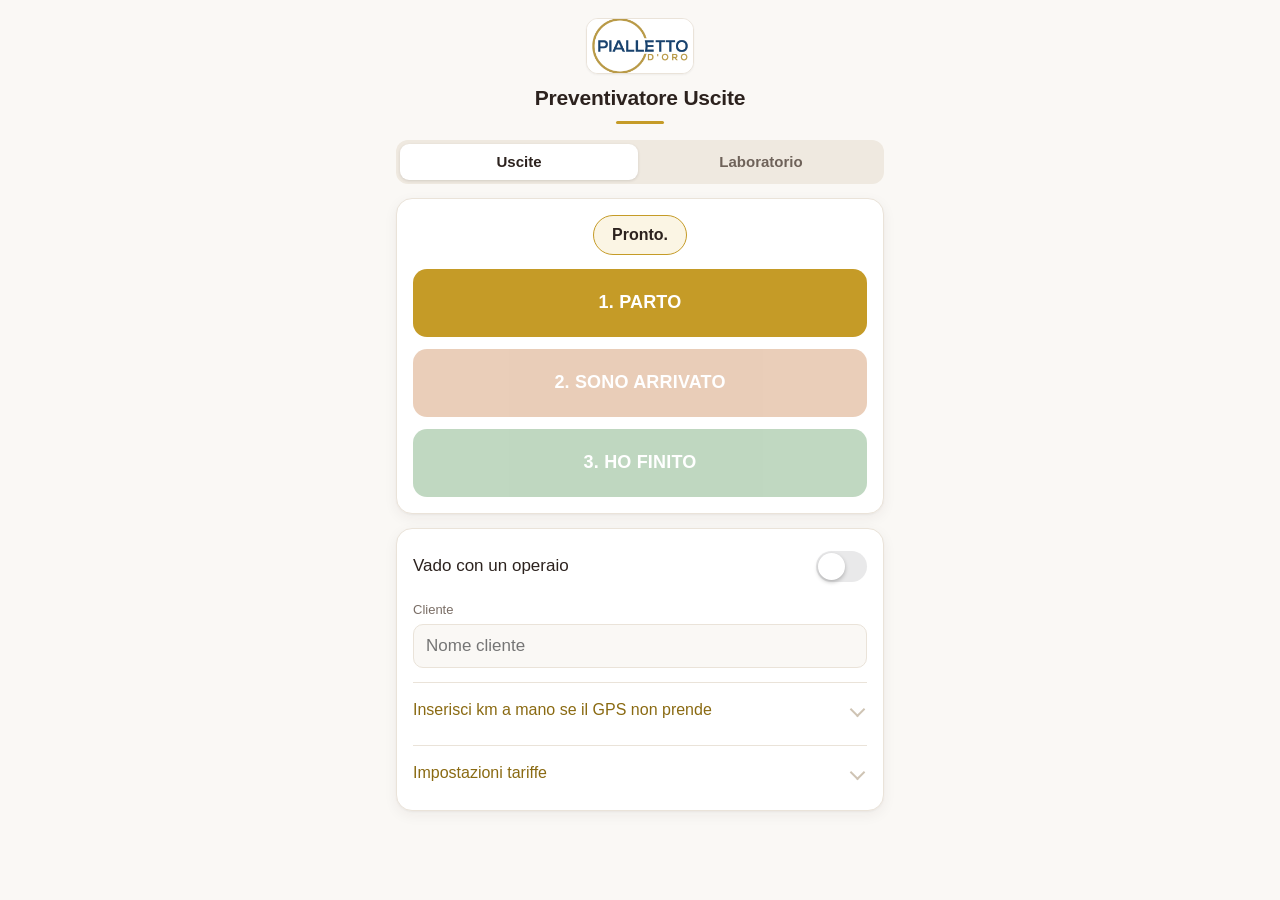
<file: index.html>
<!DOCTYPE html>
<html lang="it">
<head>
<meta charset="UTF-8">
<meta name="viewport" content="width=device-width, initial-scale=1, viewport-fit=cover">
<meta name="apple-mobile-web-app-capable" content="yes">
<meta name="mobile-web-app-capable" content="yes">
<meta name="apple-mobile-web-app-status-bar-style" content="black-translucent">
<meta name="apple-mobile-web-app-title" content="Pialletto d'Oro">
<meta name="theme-color" content="#FAF8F5">
<link rel="apple-touch-icon" href="./logo.png">
<link rel="manifest" href="./manifest.json">
<title>Preventivatore Uscite</title>
<link rel="stylesheet" href="./stile.css">
</head>
<body>

<header>
  <div class="logo"><img src="./logo.png" alt="Pialletto d'Oro" onerror="this.parentNode.hidden=true;this.parentNode.nextElementSibling.hidden=false"></div>
  <div class="marca" hidden>Pialletto d'Oro</div>
  <h1>Preventivatore Uscite</h1>
</header>

<nav class="nav" aria-label="Sezioni">
  <a href="./index.html" class="on" aria-current="page">Uscite</a>
  <a href="./laboratorio.html">Laboratorio</a>
</nav>

<section>
  <div id="stato">Pronto.</div>
  <button id="bParti">1. PARTO</button>
  <button class="b2" id="bArrivo" disabled>2. SONO ARRIVATO</button>
  <button class="b3" id="bFine" disabled>3. HO FINITO</button>
  <div class="note" id="live"></div>
</section>

<section>
  <div class="chk"><input type="checkbox" id="conOp"><label for="conOp">Vado con un operaio</label></div>
  <div class="passo" id="opRow" hidden>
    <span>Numero operai</span>
    <button type="button" class="step" id="bOpMeno" aria-label="Un operaio in meno">−</button>
    <span class="num" id="nOp">1</span>
    <button type="button" class="step" id="bOpPiu" aria-label="Un operaio in più">+</button>
  </div>
  <label for="cliente">Cliente</label>
  <input type="text" id="cliente" placeholder="Nome cliente">

  <details>
    <summary>Inserisci km a mano se il GPS non prende</summary>
    <label for="kmMan">Km di sola andata (solo se il GPS non funziona)</label>
    <input type="number" id="kmMan" step="0.1" placeholder="es. 12" inputmode="decimal">
  </details>

  <details>
    <summary>Impostazioni tariffe</summary>
    <div class="row">
      <div><label for="tKm">€ al km</label><input type="number" id="tKm" value="1" step="0.1" inputmode="decimal"></div>
      <div><label for="tOra">€/ora tu</label><input type="number" id="tOra" value="40" inputmode="decimal"></div>
      <div><label for="tOp">€/ora operaio</label><input type="number" id="tOp" value="30" inputmode="decimal"></div>
    </div>
  </details>
</section>

<section id="ivaBox" hidden>
  <div class="chk"><input type="checkbox" id="conIva"><label for="conIva">Aggiungi IVA (22%)</label></div>
</section>

<section id="res" hidden>
  <div class="note" style="margin:0">Da chiedere al cliente</div>
  <div class="tot"><span id="tot">0 €</span> <span class="suf" id="totSuf"></span></div>
  <div id="totSub"></div>
  <table id="dett"></table>
</section>

<section id="invia" hidden>
  <h2>Invia al cliente</h2>
  <input type="tel" id="tel" inputmode="tel" autocomplete="off" placeholder="Cellulare cliente (es. 333 1234567)" aria-label="Cellulare cliente">
  <button class="wa" id="bWa"><svg viewBox="0 0 24 24" fill="none" stroke="currentColor" stroke-width="2" stroke-linecap="round" stroke-linejoin="round" aria-hidden="true"><path d="M21 11.5a8.5 8.5 0 0 1-12.6 7.4L3 20.5l1.7-5.1A8.5 8.5 0 1 1 21 11.5z"/><path d="M9 8.5c0 3.5 3 6.500 6.500 6.500l1-1.800-2-1-1 .8c-1-.5-1.800-1.300-2.300-2.300l.8-1-1-2z" stroke-width="1.4"/></svg>Invia riepilogo su WhatsApp</button>
</section>

<button class="ghost" id="bNuovo" hidden>Nuovo intervento</button>

<script>
const $ = id => document.getElementById(id);

// barra Uscite / Laboratorio: resta dentro la Web App a schermo intero
document.querySelectorAll('.nav a').forEach(a => {
  a.onclick = e => { e.preventDefault(); window.location.href = a.href; };
});

let S = { fase: 0 };
try { S = JSON.parse(localStorage.getItem('prev') || 'null') || { fase: 0 }; } catch (e) {}
function salva() { try { localStorage.setItem('prev', JSON.stringify(S)); } catch (e) {} }

function dist(a, b) {
  const R = 6371, r = x => x * Math.PI / 180;
  const dl = r(b.lat - a.lat), dn = r(b.lon - a.lon);
  const h = Math.sin(dl / 2) ** 2 + Math.cos(r(a.lat)) * Math.cos(r(b.lat)) * Math.sin(dn / 2) ** 2;
  return 2 * R * Math.asin(Math.sqrt(h));
}

function pos() {
  return new Promise(ok => {
    if (!navigator.geolocation) { ok(null); return; }
    try {
      navigator.geolocation.getCurrentPosition(
        p => ok({ lat: p.coords.latitude, lon: p.coords.longitude }),
        () => ok(null),
        { enableHighAccuracy: true, timeout: 15000 }
      );
    } catch (e) { ok(null); }
  });
}

const fmt = ms => { const m = Math.round(ms / 60000); return Math.floor(m / 60) + ' h ' + (m % 60) + ' min'; };
const eur = n => n.toFixed(2).replace('.', ',') + ' €';

function ui() {
  $('bParti').disabled = S.fase !== 0;
  $('bArrivo').disabled = S.fase !== 1;
  $('bFine').disabled = S.fase !== 2;
  $('stato').textContent = ['Pronto.', 'In viaggio...', 'Al lavoro...', 'Finito.'][S.fase];
  if (S.fase === 3) mostra();
}

$('bParti').onclick = async () => {
  $('stato').textContent = 'Rilevo posizione...';
  S.p0 = await pos();
  S.t0 = Date.now();
  S.fase = 1;
  salva(); ui();
  $('live').textContent = S.p0 ? 'Posizione di partenza rilevata.' : 'GPS non disponibile: scrivi i km di sola andata.';
};

$('bArrivo').onclick = async () => {
  $('stato').textContent = 'Rilevo posizione...';
  S.p1 = await pos();
  S.t1 = Date.now();
  S.fase = 2;
  salva(); ui();
  $('live').textContent = S.p1 ? 'Posizione di arrivo rilevata.' : 'GPS non disponibile: scrivi i km di sola andata.';
};

$('bFine').onclick = () => {
  S.t2 = Date.now();
  S.fase = 3;
  S.tKm = +$('tKm').value;
  S.tOra = +$('tOra').value;
  S.tOp = +$('tOp').value;
  S.conOp = $('conOp').checked;
  S.nOp = nOp;
  S.cliente = $('cliente').value;
  S.kmMan = parseFloat($('kmMan').value);
  S.iva = $('conIva').checked;
  salva(); ui();
};

// "Nuovo intervento" con conferma: il primo tocco chiede conferma, il secondo (entro 4 secondi) azzera
let confT = 0;
function confFine() { confT = 0; $('bNuovo').textContent = 'Nuovo intervento'; $('bNuovo').classList.remove('conf'); }
$('bNuovo').onclick = () => {
  if (!confT) {
    $('bNuovo').textContent = 'Tocca di nuovo per azzerare';
    $('bNuovo').classList.add('conf');
    confT = setTimeout(confFine, 4000);
    return;
  }
  clearTimeout(confT);
  confFine();
  S = { fase: 0 };
  salva();
  $('res').hidden = true;
  $('ivaBox').hidden = true;
  $('invia').hidden = true;
  $('bNuovo').hidden = true;
  $('tel').value = '';
  $('cliente').value = '';
  $('live').textContent = '';
  $('kmMan').value = '';
  $('conOp').checked = false;
  nOp = 1;
  opUi();
  ui();
};

// numero operai: tasti + e - (da 1 a 9), visibili solo con "Vado con un operaio"
let nOp = S.nOp || 1;
function opUi() {
  $('opRow').hidden = !$('conOp').checked;
  $('nOp').textContent = nOp;
  $('bOpMeno').disabled = nOp <= 1;
  $('bOpPiu').disabled = nOp >= 9;
}
$('conOp').onchange = opUi;
$('bOpMeno').onclick = () => { if (nOp > 1) nOp--; opUi(); };
$('bOpPiu').onclick = () => { if (nOp < 9) nOp++; opUi(); };

// IVA: ricalcola il totale mostrato
$('conIva').onchange = () => {
  if (S.fase === 3) { S.iva = $('conIva').checked; salva(); mostra(); }
};

// telefono cliente: resta salvato finche' non premi "Nuovo intervento"
$('tel').oninput = () => { S.tel = $('tel').value; salva(); };

// numero per WhatsApp: solo cifre, prefisso 39 se e' un numero italiano di 9-10 cifre
function numWa(v) {
  let n = (v || '').replace(/\D/g, '');
  if (n.startsWith('00')) n = n.slice(2);
  if (n.length >= 9 && n.length <= 10) n = '39' + n;
  return n;
}

let R = null; // dati dell'ultimo riepilogo mostrato

$('bWa').onclick = () => {
  if (!R) return;
  const importo = R.iva ? eur(R.netto + R.ivaE) + ' (IVA 22% inclusa)' : eur(R.netto) + ' + IVA';
  const righe = [
    "*Pialletto d'Oro - Riepilogo Intervento*",
    '',
    'Data: ' + new Date().toLocaleDateString('it-IT', { day: '2-digit', month: '2-digit', year: 'numeric' }),
    'Importo totale: *' + importo + '*',
    '',
    'Grazie per averci scelto.'
  ];
  const n = numWa($('tel').value);
  location.href = 'https://wa.me/' + n + '?text=' + encodeURIComponent(righe.join('\n'));
};

function mostra() {
  let kmUno = 0, fonte = 'mancanti';
  if (S.kmMan > 0) { kmUno = S.kmMan; fonte = 'inseriti da te'; }
  else if (S.p0 && S.p1) { kmUno = dist(S.p0, S.p1) * 1.25; fonte = 'stimati dal GPS'; }

  const km = kmUno * 2;                                   // andata e ritorno
  const ore = (S.t2 - S.t1) / 3600000;                    // tempo al lavoro
  const oreC = Math.max(0.25, Math.ceil(ore * 4) / 4);    // arrotondato al quarto d'ora
  const cKm = km * S.tKm;
  const cL = oreC * S.tOra;
  const quanti = S.conOp ? (S.nOp || 1) : 0;              // numero operai
  const cO = oreC * S.tOp * quanti;

  const netto = cKm + cL + cO;
  const iva = !!S.iva;
  const ivaE = netto * 0.22;
  $('conIva').checked = iva;
  $('tot').textContent = eur(iva ? netto + ivaE : netto);
  $('totSuf').textContent = iva ? 'IVA inclusa' : '+ IVA';
  $('totSub').textContent = iva ? 'Imponibile ' + eur(netto) + ' + IVA 22% ' + eur(ivaE) : '';
  R = { netto, iva, ivaE };

  const t = $('dett');
  t.innerHTML = '';
  const riga = (a, b) => {
    const tr = document.createElement('tr');
    const td1 = document.createElement('td');
    const td2 = document.createElement('td');
    td1.textContent = a; td2.textContent = b;
    tr.appendChild(td1); tr.appendChild(td2);
    t.appendChild(tr);
  };
  if (S.cliente) riga('Cliente', S.cliente);
  riga('Km andata+ritorno (' + fonte + ')', km.toFixed(1) + ' km · ' + eur(cKm));
  riga('Tempo al lavoro', fmt(S.t2 - S.t1) + ' (conteggiate ' + oreC.toFixed(2) + ' h)');
  riga('Manodopera tua', eur(cL));
  if (S.conOp) riga(quanti > 1 ? 'Operai (' + quanti + ')' : 'Operaio', eur(cO));
  $('res').hidden = false;
  $('ivaBox').hidden = false;
  $('invia').hidden = false;
  $('bNuovo').hidden = false;
  $('ivaBox').scrollIntoView();
}

// tariffe: salvate a parte, restano anche dopo "Nuovo intervento" e alla riapertura
let T = {};
try { T = JSON.parse(localStorage.getItem('tarUscite') || 'null') || {}; } catch (e) {}
$('tKm').value = T.tKm || S.tKm || 1;
$('tOra').value = T.tOra || S.tOra || 40;
$('tOp').value = T.tOp || S.tOp || 30;
['tKm', 'tOra', 'tOp'].forEach(id => {
  $(id).oninput = () => {
    T[id] = +$(id).value;
    try { localStorage.setItem('tarUscite', JSON.stringify(T)); } catch (e) {}
  };
});
$('conOp').checked = !!S.conOp;
opUi();
$('cliente').value = S.cliente || '';
if (S.kmMan > 0) $('kmMan').value = S.kmMan;
$('conIva').checked = !!S.iva;
$('tel').value = S.tel || '';
ui();
</script>
<script>
// salva anche quando l'app va in secondo piano o viene chiusa
addEventListener('pagehide', () => { try { salva(); } catch (e) {} });
document.addEventListener('visibilitychange', () => { if (document.hidden) { try { salva(); } catch (e) {} } });
// copia delle pagine sul telefono (apertura senza rete) e memoria da non cancellare
if ('serviceWorker' in navigator) navigator.serviceWorker.register('./sw.js').catch(() => {});
if (navigator.storage && navigator.storage.persist) navigator.storage.persist().catch(() => {});
</script>
</body>
</html>
</file>
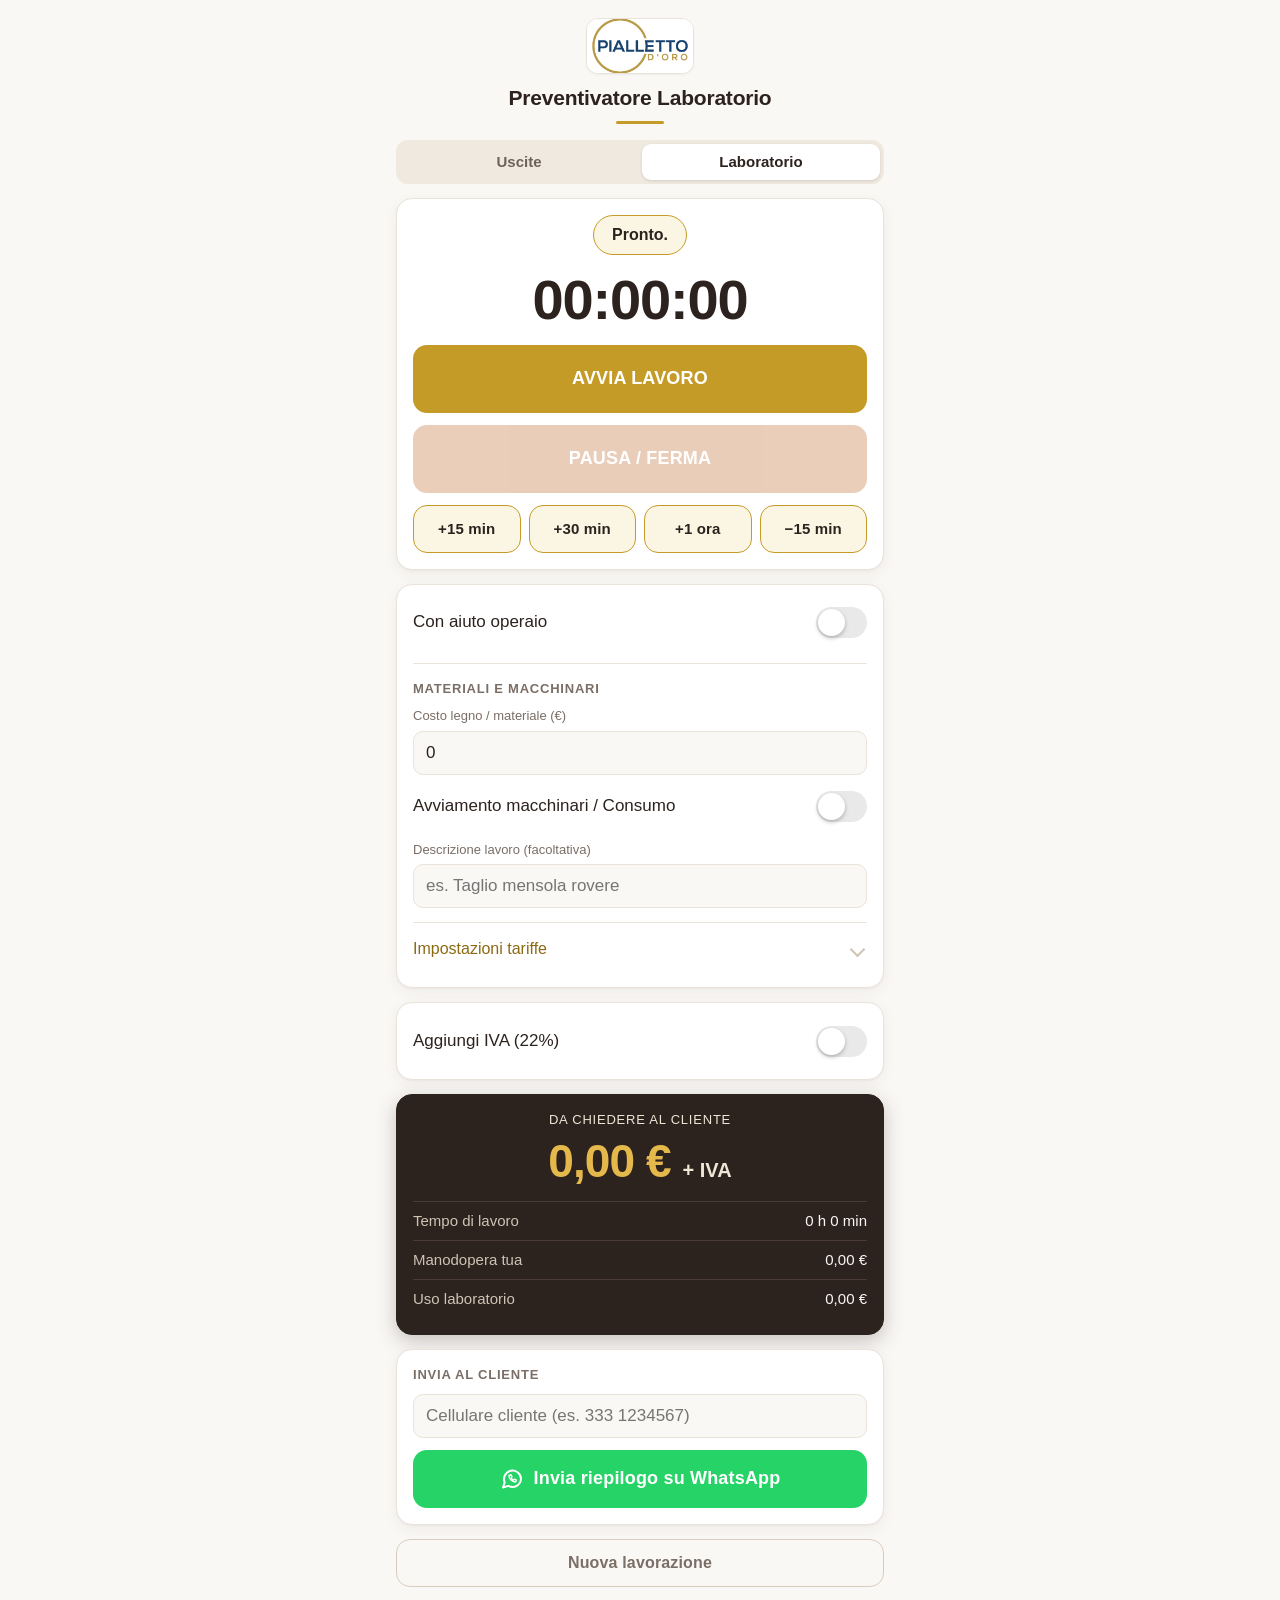
<file: laboratorio.html>
<!DOCTYPE html>
<html lang="it">
<head>
<meta charset="UTF-8">
<meta name="viewport" content="width=device-width, initial-scale=1, viewport-fit=cover">
<meta name="apple-mobile-web-app-capable" content="yes">
<meta name="mobile-web-app-capable" content="yes">
<meta name="apple-mobile-web-app-status-bar-style" content="black-translucent">
<meta name="apple-mobile-web-app-title" content="Pialletto d'Oro">
<meta name="theme-color" content="#FAF8F5">
<link rel="apple-touch-icon" href="./logo.png">
<link rel="manifest" href="./manifest.json">
<title>Preventivatore Laboratorio</title>
<link rel="stylesheet" href="./stile.css">
</head>
<body>

<header>
  <div class="logo"><img src="./logo.png" alt="Pialletto d'Oro" onerror="this.parentNode.hidden=true;this.parentNode.nextElementSibling.hidden=false"></div>
  <div class="marca" hidden>Pialletto d'Oro</div>
  <h1>Preventivatore Laboratorio</h1>
</header>

<nav class="nav" aria-label="Sezioni">
  <a href="./index.html">Uscite</a>
  <a href="./laboratorio.html" class="on" aria-current="page">Laboratorio</a>
</nav>

<section>
  <div id="stato">Pronto.</div>
  <div class="crono" id="crono">00:00:00</div>
  <button id="bAvvia">AVVIA LAVORO</button>
  <button class="b2" id="bPausa" disabled>PAUSA / FERMA</button>
  <div class="rapidi">
    <button type="button" data-min="15">+15 min</button>
    <button type="button" data-min="30">+30 min</button>
    <button type="button" data-min="60">+1 ora</button>
    <button type="button" data-min="-15">−15 min</button>
  </div>
</section>

<section>
  <div class="chk"><input type="checkbox" id="conOp"><label for="conOp">Con aiuto operaio</label></div>

  <h2>Materiali e macchinari</h2>
  <label for="mat" style="margin-top:0">Costo legno / materiale (€)</label>
  <input type="number" id="mat" value="0" min="0" step="0.01" inputmode="decimal">
  <div class="chk" style="margin-top:10px"><input type="checkbox" id="mac"><label for="mac">Avviamento macchinari / Consumo</label></div>

  <label for="desc">Descrizione lavoro (facoltativa)</label>
  <input type="text" id="desc" placeholder="es. Taglio mensola rovere">

  <details>
    <summary>Impostazioni tariffe</summary>
    <div class="row due">
      <div><label for="tOra">€/ora tuo lavoro</label><input type="number" id="tOra" value="40" min="0" inputmode="decimal"></div>
      <div><label for="tOp">€/ora operaio</label><input type="number" id="tOp" value="30" min="0" inputmode="decimal"></div>
      <div><label for="tLab">€/ora uso laboratorio</label><input type="number" id="tLab" value="15" min="0" inputmode="decimal"></div>
      <div><label for="tForf">Forfait avviamento macchinari €</label><input type="number" id="tForf" value="10" min="0" inputmode="decimal"></div>
      <div><label for="tMin">Minimo intervento €</label><input type="number" id="tMin" value="15" min="0" inputmode="decimal"></div>
    </div>
  </details>
</section>

<section id="ivaBox">
  <div class="chk"><input type="checkbox" id="conIva"><label for="conIva">Aggiungi IVA (22%)</label></div>
</section>

<section id="res">
  <div class="note" style="margin:0">Da chiedere al cliente</div>
  <div class="tot"><span id="tot">0,00 €</span> <span class="suf" id="totSuf">+ IVA</span></div>
  <div id="totSub"></div>
  <table id="dett"></table>
</section>

<section id="invia">
  <h2>Invia al cliente</h2>
  <input type="tel" id="tel" inputmode="tel" autocomplete="off" placeholder="Cellulare cliente (es. 333 1234567)" aria-label="Cellulare cliente">
  <button class="wa" id="bWa"><svg viewBox="0 0 24 24" fill="none" stroke="currentColor" stroke-width="2" stroke-linecap="round" stroke-linejoin="round" aria-hidden="true"><path d="M21 11.5a8.5 8.5 0 0 1-12.6 7.4L3 20.5l1.7-5.1A8.5 8.5 0 1 1 21 11.5z"/><path d="M9 8.5c0 3.5 3 6.500 6.500 6.500l1-1.800-2-1-1 .8c-1-.5-1.800-1.300-2.300-2.300l.8-1-1-2z" stroke-width="1.4"/></svg>Invia riepilogo su WhatsApp</button>
</section>

<button class="ghost" id="bNuovo">Nuova lavorazione</button>

<script>
const $ = id => document.getElementById(id);

// barra Uscite / Laboratorio: resta dentro la Web App a schermo intero
document.querySelectorAll('.nav a').forEach(a => {
  a.onclick = e => { e.preventDefault(); window.location.href = a.href; };
});

// ---- tariffe (salvate a parte: restano tra una lavorazione e l'altra) ----
const DEF = { tOra: 40, tOp: 30, tLab: 15, tForf: 10, tMin: 15 };
let T = Object.assign({}, DEF);
try { T = Object.assign(T, JSON.parse(localStorage.getItem('tarLab') || 'null') || {}); } catch (e) {}
Object.keys(DEF).forEach(id => {
  $(id).value = T[id];
  $(id).oninput = () => {
    const v = parseFloat($(id).value);
    T[id] = isNaN(v) || v < 0 ? DEF[id] : v;
    try { localStorage.setItem('tarLab', JSON.stringify(T)); } catch (e) {}
    mostra();
  };
});

// ---- lavorazione in corso ----
const VUOTA = () => ({ ms: 0, start: null, conOp: false, mat: '0', mac: false, desc: '', tel: '', iva: false });
let L = VUOTA();
try { L = Object.assign(L, JSON.parse(localStorage.getItem('lab') || 'null') || {}); } catch (e) {}
function salva() { try { localStorage.setItem('lab', JSON.stringify(L)); } catch (e) {} }

const eur = n => n.toFixed(2).replace('.', ',') + ' €';
const due = n => String(n).padStart(2, '0');
const trascorso = () => L.ms + (L.start ? Date.now() - L.start : 0);   // millisecondi di lavoro
const orologio = ms => { const s = Math.floor(ms / 1000); return due(Math.floor(s / 3600)) + ':' + due(Math.floor(s / 60) % 60) + ':' + due(s % 60); };
const fmt = ms => { const m = Math.round(ms / 60000); return Math.floor(m / 60) + ' h ' + (m % 60) + ' min'; };

// ---- calcolo ----
function calcola() {
  const ms = trascorso();
  const ore = ms / 3600000;                       // tempo effettivo, senza arrotondamenti
  const cL = ore * T.tOra;                        // manodopera tua
  const cO = L.conOp ? ore * T.tOp : 0;           // operaio
  const cM = L.mac ? T.tForf : 0;                 // forfait avviamento macchinari
  const cLab = ore * T.tLab;                      // uso laboratorio (affitto, corrente, affilatura, usura)
  let lavoro = cL + cO + cLab + cM;
  const minimo = lavoro > 0 && lavoro < T.tMin;   // soglia minima sul lavoro (materiale escluso)
  if (minimo) lavoro = T.tMin;
  const mat = Math.max(0, parseFloat(L.mat) || 0);
  const netto = lavoro + mat;
  return { ms, cL, cO, cLab, cM, minimo, mat, netto, ivaE: netto * 0.22 };
}

let R = calcola();

function mostra() {
  R = calcola();
  $('crono').textContent = orologio(R.ms);
  $('stato').textContent = L.start ? 'Lavoro in corso...' : (R.ms > 0 ? 'In pausa.' : 'Pronto.');
  $('bAvvia').disabled = !!L.start;
  $('bPausa').disabled = !L.start;

  $('tot').textContent = eur(L.iva ? R.netto + R.ivaE : R.netto);
  $('totSuf').textContent = L.iva ? 'IVA inclusa' : '+ IVA';
  $('totSub').textContent = L.iva ? 'Imponibile ' + eur(R.netto) + ' + IVA 22% ' + eur(R.ivaE) : '';

  const t = $('dett');
  t.innerHTML = '';
  const riga = (a, b) => {
    const tr = document.createElement('tr');
    const td1 = document.createElement('td');
    const td2 = document.createElement('td');
    td1.textContent = a; td2.textContent = b;
    tr.appendChild(td1); tr.appendChild(td2);
    t.appendChild(tr);
  };
  riga('Tempo di lavoro', fmt(R.ms));
  riga('Manodopera tua', eur(R.cL));
  if (L.conOp) riga('Operaio', eur(R.cO));
  if (T.tLab > 0) riga('Uso laboratorio', eur(R.cLab));
  if (L.mac) riga('Avviamento macchinari', eur(R.cM));
  if (R.minimo) riga('Minimo intervento applicato', eur(T.tMin));
  if (R.mat > 0) riga('Materiale', eur(R.mat));
}

// ---- cronometro ----
$('bAvvia').onclick = () => { if (!L.start) L.start = Date.now(); salva(); mostra(); };
$('bPausa').onclick = () => { if (L.start) { L.ms += Date.now() - L.start; L.start = null; } salva(); mostra(); };
document.querySelectorAll('.rapidi button').forEach(b => {
  b.onclick = () => {
    const tot = Math.max(0, trascorso() + (+b.dataset.min) * 60000);
    L.ms = tot;
    if (L.start) L.start = Date.now();
    salva(); mostra();
  };
});
setInterval(() => { if (L.start) mostra(); }, 1000);

// ---- campi ----
$('conOp').onchange = () => { L.conOp = $('conOp').checked; salva(); mostra(); };
$('mac').onchange = () => { L.mac = $('mac').checked; salva(); mostra(); };
$('mat').oninput = () => { L.mat = $('mat').value; salva(); mostra(); };
$('desc').oninput = () => { L.desc = $('desc').value; salva(); };
$('tel').oninput = () => { L.tel = $('tel').value; salva(); };
$('conIva').onchange = () => { L.iva = $('conIva').checked; salva(); mostra(); };

// numero per WhatsApp: solo cifre, prefisso 39 se e' un numero italiano di 9-10 cifre
function numWa(v) {
  let n = (v || '').replace(/\D/g, '');
  if (n.startsWith('00')) n = n.slice(2);
  if (n.length >= 9 && n.length <= 10) n = '39' + n;
  return n;
}

$('bWa').onclick = () => {
  mostra();
  const importo = L.iva ? eur(R.netto + R.ivaE) + ' (IVA 22% inclusa)' : eur(R.netto) + ' + IVA';
  const righe = [
    "*Pialletto d'Oro - Riepilogo Lavorazione*",
    '',
    'Data: ' + new Date().toLocaleDateString('it-IT', { day: '2-digit', month: '2-digit', year: 'numeric' })
  ];
  const desc = $('desc').value.trim();
  if (desc) righe.push('Lavoro: ' + desc);
  righe.push('Importo totale: *' + importo + '*', '', 'Grazie per averci scelto.');
  const n = numWa($('tel').value);
  location.href = 'https://wa.me/' + n + '?text=' + encodeURIComponent(righe.join('\n'));
};

// "Nuova lavorazione" con conferma: il primo tocco chiede conferma, il secondo (entro 4 secondi) azzera
let confT = 0;
function confFine() { confT = 0; $('bNuovo').textContent = 'Nuova lavorazione'; $('bNuovo').classList.remove('conf'); }
$('bNuovo').onclick = () => {
  if (!confT) {
    $('bNuovo').textContent = 'Tocca di nuovo per azzerare';
    $('bNuovo').classList.add('conf');
    confT = setTimeout(confFine, 4000);
    return;
  }
  clearTimeout(confT);
  confFine();
  const iva = L.iva;            // l'IVA resta come l'avevi impostata
  L = VUOTA();
  L.iva = iva;
  salva();
  campi();
  mostra();
};

function campi() {
  $('conOp').checked = !!L.conOp;
  $('mac').checked = !!L.mac;
  $('mat').value = L.mat;
  $('desc').value = L.desc || '';
  $('tel').value = L.tel || '';
  $('conIva').checked = !!L.iva;
}

campi();
mostra();
</script>
<script>
// salva anche quando l'app va in secondo piano o viene chiusa
addEventListener('pagehide', () => { try { salva(); } catch (e) {} });
document.addEventListener('visibilitychange', () => { if (document.hidden) { try { salva(); } catch (e) {} } });
// copia delle pagine sul telefono (apertura senza rete) e memoria da non cancellare
if ('serviceWorker' in navigator) navigator.serviceWorker.register('./sw.js').catch(() => {});
if (navigator.storage && navigator.storage.persist) navigator.storage.persist().catch(() => {});
</script>
</body>
</html>
</file>
<file: stile.css>
:root{--bg:#FAF8F5;--card:#FFFFFF;--fg:#2C221E;--mut:#7A6E66;--line:#EAE3D9;--blu:#C59B27;--ara:#B85D19;--ver:#2E7D32;--dark:#2C221E;--oro:#C59B27}
*{box-sizing:border-box;-webkit-tap-highlight-color:transparent}
html{-webkit-text-size-adjust:100%}
body{background:var(--bg);color:var(--fg);font-family:-apple-system,BlinkMacSystemFont,"Segoe UI",Roboto,sans-serif;font-size:17px;line-height:1.35;margin:0 auto;max-width:520px;
  padding:calc(16px + env(safe-area-inset-top,0px)) max(16px,env(safe-area-inset-right,0px)) calc(20px + env(safe-area-inset-bottom,0px)) max(16px,env(safe-area-inset-left,0px))}
body::before{content:"";position:fixed;top:0;left:0;right:0;height:env(safe-area-inset-top,0px);background:var(--dark);z-index:5}
header{text-align:center;margin:2px 0 16px}
.logo{width:108px;height:56px;margin:0 auto 10px;overflow:hidden;position:relative;background:#fff;border:1px solid var(--line);border-radius:12px;box-shadow:0 1px 2px rgba(44,34,30,.05)}
.logo img{position:absolute;top:50%;left:50%;width:140px;height:140px;max-width:none;transform:translate(-50%,-50%)}
.marca{font-size:24px;font-weight:700;letter-spacing:.02em;color:var(--oro);margin-bottom:8px}
h1{font-size:21px;font-weight:700;letter-spacing:-.01em;color:var(--fg);margin:0}
h1::after{content:"";display:block;width:48px;height:3px;border-radius:3px;background:var(--oro);margin:9px auto 0}
section{background:var(--card);border:1px solid var(--line);border-radius:16px;padding:16px;margin-bottom:14px;box-shadow:0 1px 2px rgba(44,34,30,.04),0 4px 14px rgba(44,34,30,.06)}
label{display:block;font-size:13px;color:var(--mut);margin:12px 0 6px}
input[type=number],input[type=text],input[type=tel]{width:100%;min-height:44px;padding:10px 12px;font-size:17px;font-family:inherit;border:1px solid var(--line);border-radius:10px;background:var(--bg);color:var(--fg);-webkit-appearance:none;appearance:none}
input[type=number]:focus,input[type=text]:focus,input[type=tel]:focus{outline:2px solid var(--blu);outline-offset:0;border-color:transparent}

/* stato */
#stato{display:block;width:fit-content;margin:0 auto 14px;padding:8px 18px;border-radius:999px;background:#FBF5E4;color:#2C221E;border:1.5px solid var(--oro);font-size:16px;font-weight:700;text-align:center}

/* pulsanti principali */
button{display:block;width:100%;min-height:68px;padding:16px;font-family:inherit;font-size:18px;font-weight:700;letter-spacing:.01em;border:0;border-radius:14px;margin-top:12px;cursor:pointer;color:#fff;background:var(--blu);touch-action:manipulation;-webkit-appearance:none;appearance:none;transition:transform .08s,opacity .15s}
#bParti,#bAvvia{margin-top:0}
button.b2{background:var(--ara)}
button.b3{background:var(--ver)}
button:active:not(:disabled){transform:scale(.98);opacity:.85}
button:disabled{opacity:.3;cursor:default}
.note{font-size:14px;color:var(--mut);line-height:1.45;margin-top:10px;text-align:center}
#live:empty{display:none}

/* switch iOS */
.chk{display:flex;align-items:center;justify-content:space-between;gap:12px;min-height:44px}
.chk label{order:-1;flex:1;margin:0;font-size:17px;color:var(--fg);padding:6px 0}
.chk input{flex:none;width:51px;height:31px;margin:0;border-radius:31px;background:#E9E9EA;position:relative;cursor:pointer;-webkit-appearance:none;appearance:none;transition:background .2s}
.chk input::after{content:"";position:absolute;top:2px;left:2px;width:27px;height:27px;border-radius:50%;background:#fff;box-shadow:0 2px 4px rgba(0,0,0,.25);transition:transform .2s}
.chk input:checked{background:var(--ver)}
.chk input:checked::after{transform:translateX(20px)}

/* numero operai: tasti + e - */
.passo{display:flex;align-items:center;gap:14px;min-height:52px;margin-top:8px;padding-top:8px;border-top:1px solid var(--line)}
.passo>span:first-child{flex:1}
.passo .num{min-width:28px;text-align:center;font-size:20px;font-weight:700}
button.step{display:block;flex:none;width:48px;min-height:48px;height:48px;margin:0;padding:0;border-radius:12px;font-size:26px;line-height:1;background:#FBF5E4;color:var(--fg);border:1.5px solid var(--oro)}

/* menu espandibili */
details{border-top:1px solid var(--line);margin-top:14px}
summary{display:flex;align-items:center;justify-content:space-between;min-height:48px;padding-top:4px;font-size:16px;color:#8A6A12;cursor:pointer;list-style:none}
summary::-webkit-details-marker{display:none}
summary::after{content:"";flex:none;width:9px;height:9px;margin:0 4px 0 10px;border-right:2px solid #CFC4B4;border-bottom:2px solid #CFC4B4;transform:rotate(45deg);transition:transform .2s}
details[open] summary::after{transform:rotate(-135deg)}
details label{margin-top:4px}
.row{display:grid;grid-template-columns:repeat(3,1fr);gap:10px;padding-bottom:4px}
.row>div{min-width:0}
.row label{margin-top:0;white-space:nowrap;font-size:12px}

/* risultato */
#res{background:var(--dark);border-color:var(--dark);color:#FAF8F5;box-shadow:0 6px 20px rgba(44,34,30,.25)}
#res .note{color:#EFE6D6;font-size:13px;letter-spacing:.06em;text-transform:uppercase}
.tot{color:#E5B84B;font-size:46px;font-weight:700;letter-spacing:-.02em;text-align:center;margin:6px 0 14px;line-height:1.1}
.suf{display:inline-block;font-size:20px;font-weight:600;letter-spacing:0;color:#EFE6D6;white-space:nowrap}
#totSub{text-align:center;color:#EFE6D6;font-size:15px;margin:-6px 0 14px}
#totSub:empty{display:none}
h2{font-size:13px;font-weight:600;letter-spacing:.06em;text-transform:uppercase;color:var(--mut);margin:0 0 10px}
button.wa{display:flex;align-items:center;justify-content:center;gap:10px;min-height:58px;background:#25D366;color:#fff}
button.wa svg{flex:none;width:24px;height:24px}
table{width:100%;border-collapse:collapse;font-size:15px}
td{padding:9px 0;border-top:1px solid #4A3C35;vertical-align:top}
td:first-child{color:#CFC4B4;padding-right:10px}
td:last-child{text-align:right}
button.ghost{min-height:48px;margin:4px 0 0;padding:12px;font-size:16px;font-weight:600;background:transparent;color:var(--mut);border:1px solid #D8CDBD}
[hidden]{display:none!important}

/* barra Uscite / Laboratorio */
.nav{display:flex;gap:4px;min-height:44px;padding:4px;margin-bottom:14px;background:#EFE9E0;border-radius:12px}
.nav a{flex:1;display:flex;align-items:center;justify-content:center;min-height:36px;border-radius:9px;font-size:15px;font-weight:600;color:#6E6259;text-decoration:none}
.nav a.on{background:#FFFFFF;color:#2C221E;font-weight:700;box-shadow:0 1px 3px rgba(44,34,30,.14)}

/* conferma azzeramento */
button.ghost.conf{background:var(--ara);border-color:var(--ara);color:#fff}

/* laboratorio */
.crono{font-size:56px;font-weight:700;letter-spacing:-.02em;font-variant-numeric:tabular-nums;text-align:center;line-height:1.1;margin:2px 0 14px}
.rapidi{display:grid;grid-template-columns:repeat(4,1fr);gap:8px;margin-top:12px}
.rapidi button{min-height:48px;margin:0;padding:0 2px;font-size:15px;white-space:nowrap;background:#FBF5E4;color:var(--fg);border:1.5px solid var(--oro)}
.row.due{grid-template-columns:1fr 1fr;align-items:end}
.row.due label{white-space:normal;margin-top:8px}
section>h2:not(:first-child){margin-top:18px;padding-top:16px;border-top:1px solid var(--line)}
</file>
